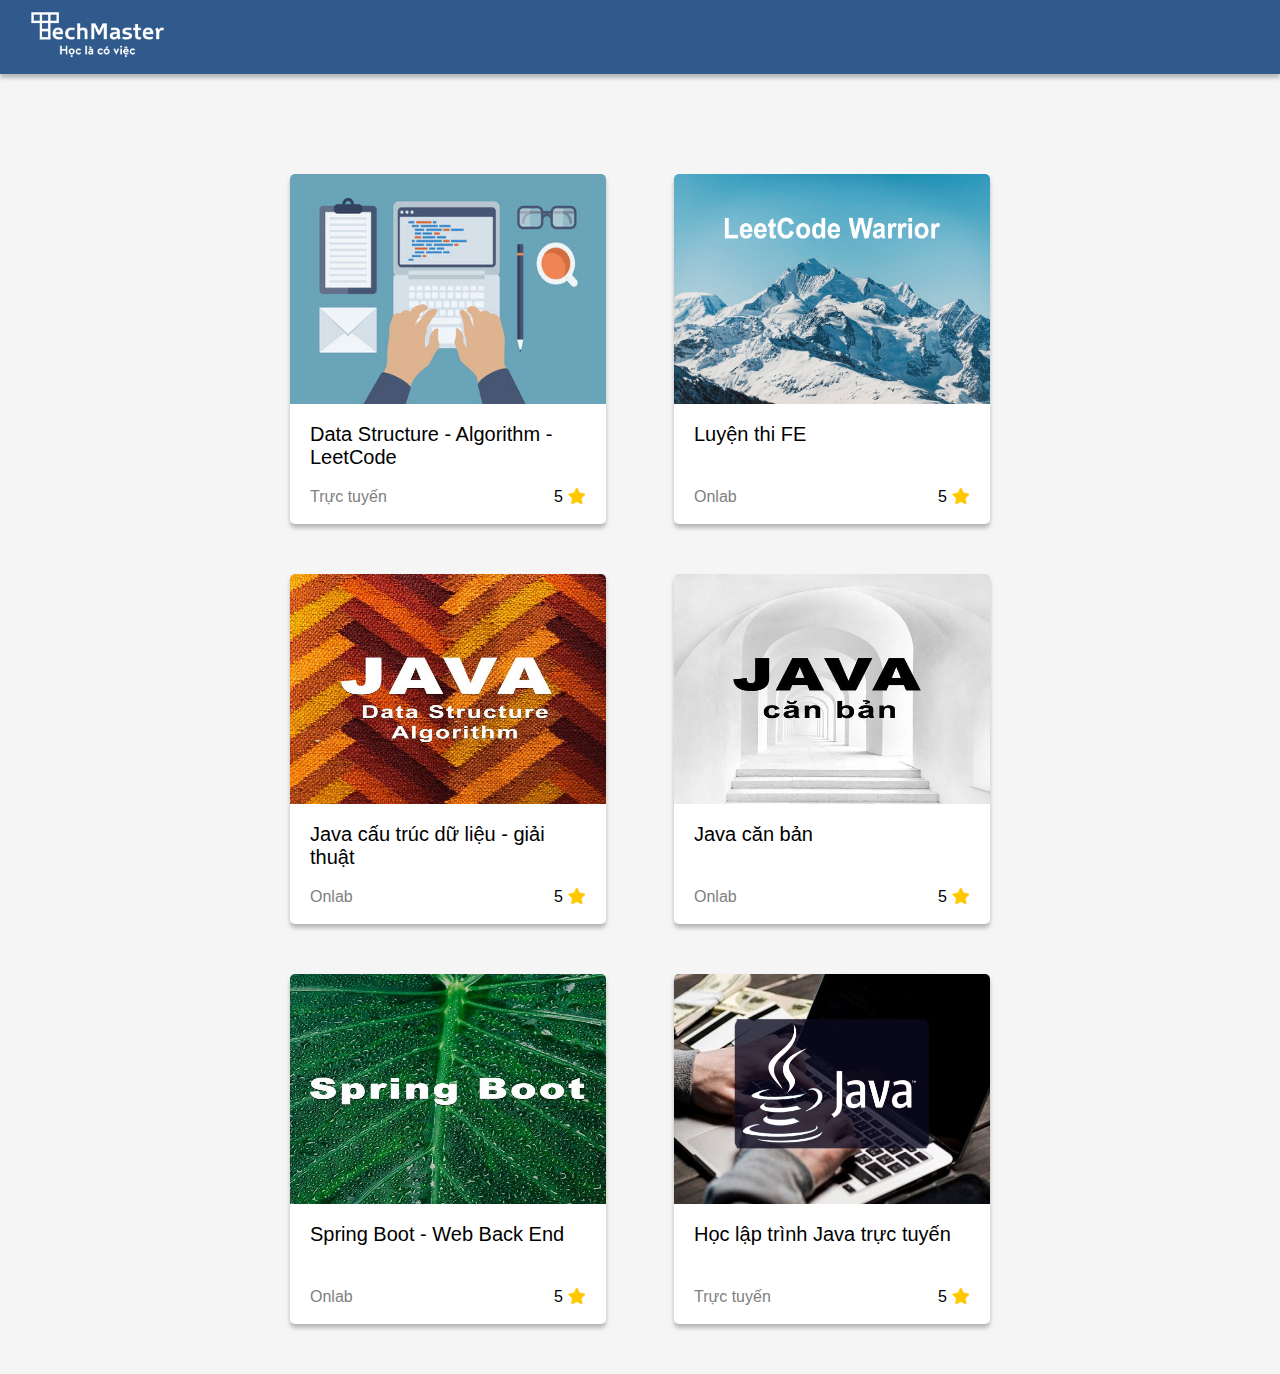
<file: index.html>
<!DOCTYPE html>
<html lang="en">

<head>
  <meta charset="UTF-8" />
  <meta name="viewport" content="width=device-width, initial-scale=1.0" />

  <!-- favicon, title -->
  <link rel="shortcut icon" type="image/ico" href="./assets/images/favicon.ico" />
  <title>Khóa học</title>

  <!-- import lib -->
  <link rel="stylesheet" href="./lib/fontawesome/css/brands.css" />
  <link rel="stylesheet" href="./lib/fontawesome/css/fontawesome.css" />
  <link rel="stylesheet" href="./lib/fontawesome/css/solid.css" />

  <!-- import style -->
  <link rel="stylesheet" href="./assets/css/style.css" />
</head>

<body>
  <!-- header -->
  <div class="header-style">
    <a href="https://techmaster.vn/" target="_blank">
      <img src="./assets/images/homeimage.png" alt="Trang chủ" />
    </a>
  </div>

  <!-- main -->
  <div class="space-with-content">

  </div>
  <div class="main-style">

    <!-- grid -->
    <div class="container">
      <div class="items-content">
        <a href="./course-detail.html" target="_blank">
          <div>
            <img src="./assets/images/DataStructure.jpg" alt="DataStructure">
          </div>
          <div>
            <p class="course-title">Data Structure - Algorithm - LeetCode</p>
          </div>
          <div class="course-detail">
            <p class="course-type">Trực tuyến</p>
            <p>5</p>
            <i class="fa-solid fa-star" style="color: #ffc800;"></i>
          </div>
        </a>
      </div>
      <div class="items-content">
        <a href="./course-detail.html" target="_blank">
          <div>
            <img src="./assets/images/leetcode.png" alt="leetcode">
          </div>
          <div>
            <p class="course-title">Luyện thi FE</p>
          </div>
          <div class="course-detail">
            <p class="course-type">Onlab</p>
            <p>5</p>
            <i class="fa-solid fa-star" style="color: #ffc800;"></i>
          </div>
        </a>
      </div>
      <div class="items-content">
        <a href="./course-detail.html" target="_blank">
          <div>
            <img src="./assets/images/JavaAlgo.jfif" alt="JavaAlgo">
          </div>
          <div>
            <p class="course-title">Java cấu trúc dữ liệu - giải thuật</p>
          </div>
          <div class="course-detail">
            <p class="course-type">Onlab</p>
            <p>5</p>
            <i class="fa-solid fa-star" style="color: #ffc800;"></i>
          </div>
        </a>
      </div>
      <div class="items-content">
        <a href="./course-detail.html" target="_blank">
          <div>
            <img src="./assets/images/Javabasic.jfif" alt="Javabasic">
          </div>
          <div>
            <p class="course-title">Java căn bản</p>
          </div>
          <div class="course-detail">
            <p class="course-type">Onlab</p>
            <p>5</p>
            <i class="fa-solid fa-star" style="color: #ffc800;"></i>
          </div>
        </a>
      </div>
      <div class="items-content">
        <a href="./course-detail.html" target="_blank">
          <div>
            <img src="./assets/images/Springboot.jfif" alt="Springboot">
          </div>
          <div>
            <p class="course-title">Spring Boot - Web Back End</p>
          </div>
          <div class="course-detail">
            <p class="course-type">Onlab</p>
            <p>5</p>
            <i class="fa-solid fa-star" style="color: #ffc800;"></i>
          </div>
        </a>
      </div>
      <div class="items-content">
        <a href="./course-detail.html" target="_blank">
          <div>
            <img src="./assets/images/JavaOnline.png" alt="JavaOnline">
          </div>
          <div>
            <p class="course-title">Học lập trình Java trực tuyến</p>
          </div>
          <div class="course-detail">
            <p class="course-type">Trực tuyến</p>
            <p>5</p>
            <i class="fa-solid fa-star" style="color: #ffc800;"></i>
          </div>
        </a>

      </div>
    </div>

  </div>

</body>

</html>
</file>
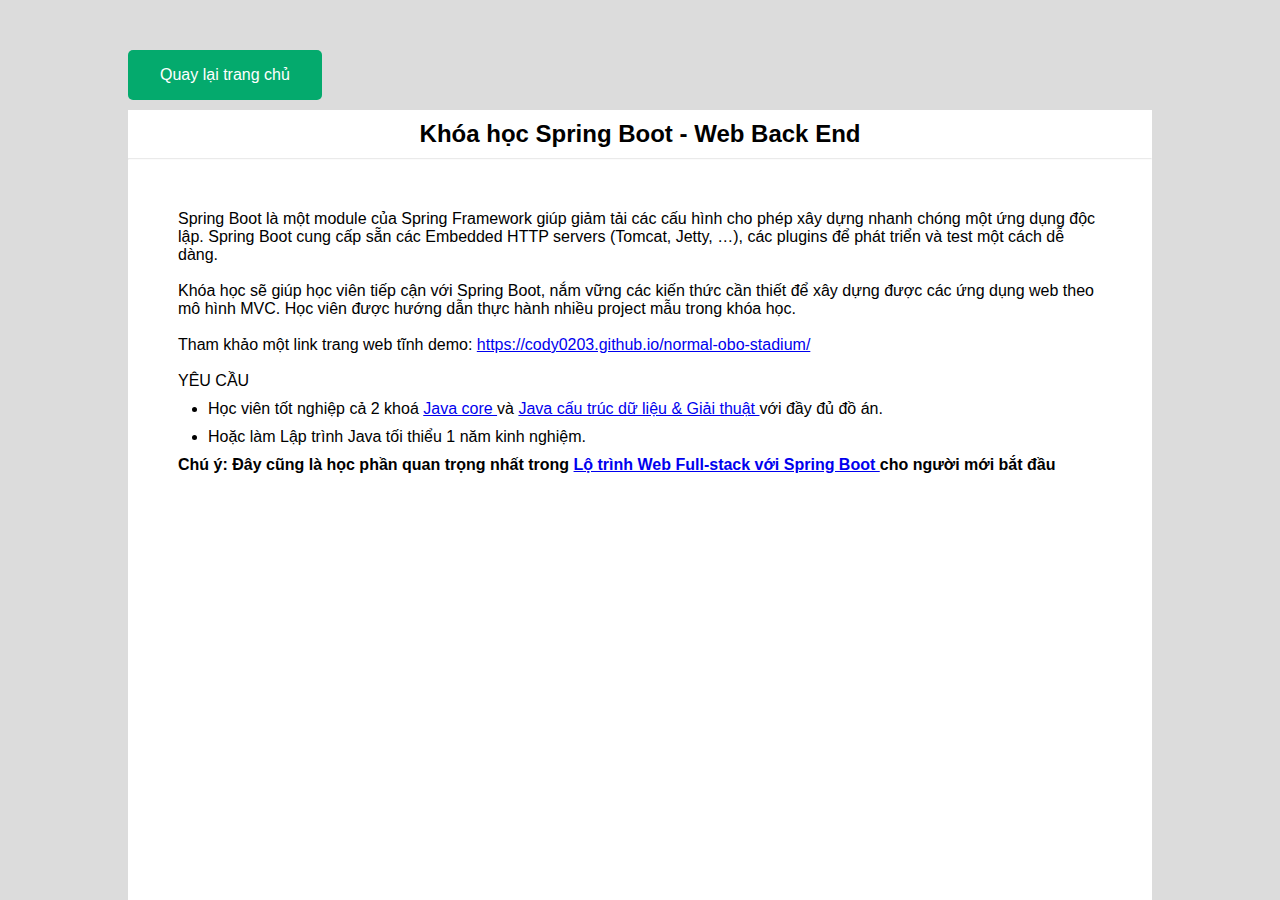
<file: course-detail.html>
<!DOCTYPE html>
<html lang="en">

<head>
    <meta charset="UTF-8">
    <meta name="viewport" content="width=device-width, initial-scale=1.0">
    <link rel="shortcut icon" type="image/ico" href="/assets/images/favicon.ico" />
    <title>Chi tiết khóa học</title>

    <link rel="stylesheet" href="./assets/css/course-detail.css">
</head>

<body>
    <div class="container">
        <div>
            <a href="./index.html">
                <input type="submit" value="Quay lại trang chủ">
            </a>
        </div>
        <div class="course-detail">
            <h2>Khóa học Spring Boot - Web Back End</h2>
            <hr>
            <div class="course-content">
                <p>
                    Spring Boot là một module của Spring Framework giúp giảm tải các cấu hình cho phép xây dựng nhanh
                    chóng một ứng dụng độc lập. Spring Boot cung cấp sẵn các Embedded HTTP servers (Tomcat, Jetty, …),
                    các plugins để phát triển và test một cách dễ dàng.
                </p>
                <br>
                <p>
                    Khóa học sẽ giúp học viên tiếp cận với Spring Boot, nắm vững các kiến thức cần thiết để xây dựng
                    được các ứng dụng web theo mô hình MVC. Học viên được hướng dẫn thực hành nhiều project mẫu trong
                    khóa học.
                </p>
                <br>
                <p>
                    Tham khảo một link trang web tĩnh demo:
                    <a href=" https://cody0203.github.io/normal-obo-stadium/" target="_blank">
                        https://cody0203.github.io/normal-obo-stadium/
                    </a>
                </p>
                <br>
                <p>YÊU CẦU</p>
                <ul>
                    <li>Học viên tốt nghiệp cả 2 khoá
                        <a href="https://techmaster.vn/course-detail/e2l/java-can-ban">Java core </a>và
                        <a href="https://techmaster.vn/course-detail/j79/java-cau-truc-du-lieu-giai-thuat"> Java cấu
                            trúc dữ liệu & Giải thuật
                        </a>
                        với đầy đủ đồ án.
                    </li>
                    <li>Hoặc làm Lập trình Java tối thiểu 1 năm kinh nghiệm.</li>
                </ul>
                <p><strong>Chú ý: Đây cũng là học phần quan trọng nhất trong
                        <a href="https://java.techmaster.vn/">
                            Lộ trình Web Full-stack với Spring Boot
                        </a>
                        cho người mới bắt đầu</strong></p>
            </div>
        </div>
    </div>
</body>

</html>
</file>
<file: assets/css/style.css>
* {
  margin: 0;
  padding: 0;
  box-sizing: border-box;
}
body {
  font-family: Roboto, sans-serif;
  font-size: 16px;
  background-color: whitesmoke;
}

/* Header */
.header-style {
  background-color: #30598c;
  box-shadow: 0 4px 4px 0 rgb(0 0 0 / 25%);
  padding: 10px 30px;
}
.header-style img {
  height: 50px;
}
.space-with-content {
  width: 100%;
  height: 100px;
}
/* Main */
.main-style {
  width: 100%;
  height: 100%;
  display: flex;
  flex-direction: column;
}
.container {
  display: flex;
  flex-wrap: wrap;
  justify-content: space-around;
  align-content: space-evenly;
  margin: auto;
  max-width: 60%;
}

.items-content {
  background-color: white;
  width: 316px;
  height: 350px;
  margin-bottom: 50px;
  box-shadow: 0 4px 4px 0 rgb(0 0 0 / 25%);
  border-radius: 5px;
  display: flex;
  flex-direction: column;
}
.items-content a {
  text-decoration: none;
  color: black;
}

.items-content img {
  width: 100%;
  height: 230px;
  border-radius: 5px 5px 0px 0px;
}
.course-title {
  font-size: 20px;
  margin: 15px 20px;
  height: 50px;
}
.course-detail {
  margin-right: 20px;
  display: flex;
  justify-content: flex-end;
}
.course-detail i {
  margin-left: 5px;
}

.course-type {
  flex-grow: 1;
  margin-left: 20px;
  color: gray;
}

/* Footer */
.footer-style {
  background-color: gainsboro;
  /* width: 100%; */
  height: 300px;
}
</file>
<file: assets/css/course-detail.css>
* {
  margin: 0;
  padding: 0;
  box-sizing: border-box;
}
body {
  font-family: Roboto, sans-serif;
  font-size: 16px;
  background-color: gainsboro;
}
h2 {
  margin: 10px;
}
.container {
  width: 80%;
  height: 900px;
  margin: auto;
  /* padding: 80px; */
  /* background-color: bisque; */
  display: flex;
  flex-direction: column;
}

div input {
  background-color: #04aa6d;
  font-size: 16px;
  border: none;
  color: white;
  margin-top: 50px;
  margin-bottom: 10px;
  padding: 16px 32px;
  /* text-decoration: none; */
  /* margin: 4px 2px; */
  cursor: pointer;
  border-radius: 5px;
}
div input:hover {
  background-color: darkcyan;
}

.course-detail {
  height: 100%;
  background-color: white;
}
.course-detail hr {
  opacity: 0.2;
}
.course-detail h2 {
  text-align: center;
}

.course-content {
  padding: 50px;
}
ul li {
  margin: 10px 30px;
}
</file>
<file: lib/fontawesome/css/brands.css>
/*!
 * Font Awesome Free 6.4.2 by @fontawesome - https://fontawesome.com
 * License - https://fontawesome.com/license/free (Icons: CC BY 4.0, Fonts: SIL OFL 1.1, Code: MIT License)
 * Copyright 2023 Fonticons, Inc.
 */
:root, :host {
  --fa-style-family-brands: 'Font Awesome 6 Brands';
  --fa-font-brands: normal 400 1em/1 'Font Awesome 6 Brands'; }

@font-face {
  font-family: 'Font Awesome 6 Brands';
  font-style: normal;
  font-weight: 400;
  font-display: block;
  src: url("../webfonts/fa-brands-400.woff2") format("woff2"), url("../webfonts/fa-brands-400.ttf") format("truetype"); }

.fab,
.fa-brands {
  font-weight: 400; }

.fa-monero:before {
  content: "\f3d0"; }

.fa-hooli:before {
  content: "\f427"; }

.fa-yelp:before {
  content: "\f1e9"; }

.fa-cc-visa:before {
  content: "\f1f0"; }

.fa-lastfm:before {
  content: "\f202"; }

.fa-shopware:before {
  content: "\f5b5"; }

.fa-creative-commons-nc:before {
  content: "\f4e8"; }

.fa-aws:before {
  content: "\f375"; }

.fa-redhat:before {
  content: "\f7bc"; }

.fa-yoast:before {
  content: "\f2b1"; }

.fa-cloudflare:before {
  content: "\e07d"; }

.fa-ups:before {
  content: "\f7e0"; }

.fa-wpexplorer:before {
  content: "\f2de"; }

.fa-dyalog:before {
  content: "\f399"; }

.fa-bity:before {
  content: "\f37a"; }

.fa-stackpath:before {
  content: "\f842"; }

.fa-buysellads:before {
  content: "\f20d"; }

.fa-first-order:before {
  content: "\f2b0"; }

.fa-modx:before {
  content: "\f285"; }

.fa-guilded:before {
  content: "\e07e"; }

.fa-vnv:before {
  content: "\f40b"; }

.fa-square-js:before {
  content: "\f3b9"; }

.fa-js-square:before {
  content: "\f3b9"; }

.fa-microsoft:before {
  content: "\f3ca"; }

.fa-qq:before {
  content: "\f1d6"; }

.fa-orcid:before {
  content: "\f8d2"; }

.fa-java:before {
  content: "\f4e4"; }

.fa-invision:before {
  content: "\f7b0"; }

.fa-creative-commons-pd-alt:before {
  content: "\f4ed"; }

.fa-centercode:before {
  content: "\f380"; }

.fa-glide-g:before {
  content: "\f2a6"; }

.fa-drupal:before {
  content: "\f1a9"; }

.fa-hire-a-helper:before {
  content: "\f3b0"; }

.fa-creative-commons-by:before {
  content: "\f4e7"; }

.fa-unity:before {
  content: "\e049"; }

.fa-whmcs:before {
  content: "\f40d"; }

.fa-rocketchat:before {
  content: "\f3e8"; }

.fa-vk:before {
  content: "\f189"; }

.fa-untappd:before {
  content: "\f405"; }

.fa-mailchimp:before {
  content: "\f59e"; }

.fa-css3-alt:before {
  content: "\f38b"; }

.fa-square-reddit:before {
  content: "\f1a2"; }

.fa-reddit-square:before {
  content: "\f1a2"; }

.fa-vimeo-v:before {
  content: "\f27d"; }

.fa-contao:before {
  content: "\f26d"; }

.fa-square-font-awesome:before {
  content: "\e5ad"; }

.fa-deskpro:before {
  content: "\f38f"; }

.fa-sistrix:before {
  content: "\f3ee"; }

.fa-square-instagram:before {
  content: "\e055"; }

.fa-instagram-square:before {
  content: "\e055"; }

.fa-battle-net:before {
  content: "\f835"; }

.fa-the-red-yeti:before {
  content: "\f69d"; }

.fa-square-hacker-news:before {
  content: "\f3af"; }

.fa-hacker-news-square:before {
  content: "\f3af"; }

.fa-edge:before {
  content: "\f282"; }

.fa-threads:before {
  content: "\e618"; }

.fa-napster:before {
  content: "\f3d2"; }

.fa-square-snapchat:before {
  content: "\f2ad"; }

.fa-snapchat-square:before {
  content: "\f2ad"; }

.fa-google-plus-g:before {
  content: "\f0d5"; }

.fa-artstation:before {
  content: "\f77a"; }

.fa-markdown:before {
  content: "\f60f"; }

.fa-sourcetree:before {
  content: "\f7d3"; }

.fa-google-plus:before {
  content: "\f2b3"; }

.fa-diaspora:before {
  content: "\f791"; }

.fa-foursquare:before {
  content: "\f180"; }

.fa-stack-overflow:before {
  content: "\f16c"; }

.fa-github-alt:before {
  content: "\f113"; }

.fa-phoenix-squadron:before {
  content: "\f511"; }

.fa-pagelines:before {
  content: "\f18c"; }

.fa-algolia:before {
  content: "\f36c"; }

.fa-red-river:before {
  content: "\f3e3"; }

.fa-creative-commons-sa:before {
  content: "\f4ef"; }

.fa-safari:before {
  content: "\f267"; }

.fa-google:before {
  content: "\f1a0"; }

.fa-square-font-awesome-stroke:before {
  content: "\f35c"; }

.fa-font-awesome-alt:before {
  content: "\f35c"; }

.fa-atlassian:before {
  content: "\f77b"; }

.fa-linkedin-in:before {
  content: "\f0e1"; }

.fa-digital-ocean:before {
  content: "\f391"; }

.fa-nimblr:before {
  content: "\f5a8"; }

.fa-chromecast:before {
  content: "\f838"; }

.fa-evernote:before {
  content: "\f839"; }

.fa-hacker-news:before {
  content: "\f1d4"; }

.fa-creative-commons-sampling:before {
  content: "\f4f0"; }

.fa-adversal:before {
  content: "\f36a"; }

.fa-creative-commons:before {
  content: "\f25e"; }

.fa-watchman-monitoring:before {
  content: "\e087"; }

.fa-fonticons:before {
  content: "\f280"; }

.fa-weixin:before {
  content: "\f1d7"; }

.fa-shirtsinbulk:before {
  content: "\f214"; }

.fa-codepen:before {
  content: "\f1cb"; }

.fa-git-alt:before {
  content: "\f841"; }

.fa-lyft:before {
  content: "\f3c3"; }

.fa-rev:before {
  content: "\f5b2"; }

.fa-windows:before {
  content: "\f17a"; }

.fa-wizards-of-the-coast:before {
  content: "\f730"; }

.fa-square-viadeo:before {
  content: "\f2aa"; }

.fa-viadeo-square:before {
  content: "\f2aa"; }

.fa-meetup:before {
  content: "\f2e0"; }

.fa-centos:before {
  content: "\f789"; }

.fa-adn:before {
  content: "\f170"; }

.fa-cloudsmith:before {
  content: "\f384"; }

.fa-pied-piper-alt:before {
  content: "\f1a8"; }

.fa-square-dribbble:before {
  content: "\f397"; }

.fa-dribbble-square:before {
  content: "\f397"; }

.fa-codiepie:before {
  content: "\f284"; }

.fa-node:before {
  content: "\f419"; }

.fa-mix:before {
  content: "\f3cb"; }

.fa-steam:before {
  content: "\f1b6"; }

.fa-cc-apple-pay:before {
  content: "\f416"; }

.fa-scribd:before {
  content: "\f28a"; }

.fa-debian:before {
  content: "\e60b"; }

.fa-openid:before {
  content: "\f19b"; }

.fa-instalod:before {
  content: "\e081"; }

.fa-expeditedssl:before {
  content: "\f23e"; }

.fa-sellcast:before {
  content: "\f2da"; }

.fa-square-twitter:before {
  content: "\f081"; }

.fa-twitter-square:before {
  content: "\f081"; }

.fa-r-project:before {
  content: "\f4f7"; }

.fa-delicious:before {
  content: "\f1a5"; }

.fa-freebsd:before {
  content: "\f3a4"; }

.fa-vuejs:before {
  content: "\f41f"; }

.fa-accusoft:before {
  content: "\f369"; }

.fa-ioxhost:before {
  content: "\f208"; }

.fa-fonticons-fi:before {
  content: "\f3a2"; }

.fa-app-store:before {
  content: "\f36f"; }

.fa-cc-mastercard:before {
  content: "\f1f1"; }

.fa-itunes-note:before {
  content: "\f3b5"; }

.fa-golang:before {
  content: "\e40f"; }

.fa-kickstarter:before {
  content: "\f3bb"; }

.fa-grav:before {
  content: "\f2d6"; }

.fa-weibo:before {
  content: "\f18a"; }

.fa-uncharted:before {
  content: "\e084"; }

.fa-firstdraft:before {
  content: "\f3a1"; }

.fa-square-youtube:before {
  content: "\f431"; }

.fa-youtube-square:before {
  content: "\f431"; }

.fa-wikipedia-w:before {
  content: "\f266"; }

.fa-wpressr:before {
  content: "\f3e4"; }

.fa-rendact:before {
  content: "\f3e4"; }

.fa-angellist:before {
  content: "\f209"; }

.fa-galactic-republic:before {
  content: "\f50c"; }

.fa-nfc-directional:before {
  content: "\e530"; }

.fa-skype:before {
  content: "\f17e"; }

.fa-joget:before {
  content: "\f3b7"; }

.fa-fedora:before {
  content: "\f798"; }

.fa-stripe-s:before {
  content: "\f42a"; }

.fa-meta:before {
  content: "\e49b"; }

.fa-laravel:before {
  content: "\f3bd"; }

.fa-hotjar:before {
  content: "\f3b1"; }

.fa-bluetooth-b:before {
  content: "\f294"; }

.fa-sticker-mule:before {
  content: "\f3f7"; }

.fa-creative-commons-zero:before {
  content: "\f4f3"; }

.fa-hips:before {
  content: "\f452"; }

.fa-behance:before {
  content: "\f1b4"; }

.fa-reddit:before {
  content: "\f1a1"; }

.fa-discord:before {
  content: "\f392"; }

.fa-chrome:before {
  content: "\f268"; }

.fa-app-store-ios:before {
  content: "\f370"; }

.fa-cc-discover:before {
  content: "\f1f2"; }

.fa-wpbeginner:before {
  content: "\f297"; }

.fa-confluence:before {
  content: "\f78d"; }

.fa-mdb:before {
  content: "\f8ca"; }

.fa-dochub:before {
  content: "\f394"; }

.fa-accessible-icon:before {
  content: "\f368"; }

.fa-ebay:before {
  content: "\f4f4"; }

.fa-amazon:before {
  content: "\f270"; }

.fa-unsplash:before {
  content: "\e07c"; }

.fa-yarn:before {
  content: "\f7e3"; }

.fa-square-steam:before {
  content: "\f1b7"; }

.fa-steam-square:before {
  content: "\f1b7"; }

.fa-500px:before {
  content: "\f26e"; }

.fa-square-vimeo:before {
  content: "\f194"; }

.fa-vimeo-square:before {
  content: "\f194"; }

.fa-asymmetrik:before {
  content: "\f372"; }

.fa-font-awesome:before {
  content: "\f2b4"; }

.fa-font-awesome-flag:before {
  content: "\f2b4"; }

.fa-font-awesome-logo-full:before {
  content: "\f2b4"; }

.fa-gratipay:before {
  content: "\f184"; }

.fa-apple:before {
  content: "\f179"; }

.fa-hive:before {
  content: "\e07f"; }

.fa-gitkraken:before {
  content: "\f3a6"; }

.fa-keybase:before {
  content: "\f4f5"; }

.fa-apple-pay:before {
  content: "\f415"; }

.fa-padlet:before {
  content: "\e4a0"; }

.fa-amazon-pay:before {
  content: "\f42c"; }

.fa-square-github:before {
  content: "\f092"; }

.fa-github-square:before {
  content: "\f092"; }

.fa-stumbleupon:before {
  content: "\f1a4"; }

.fa-fedex:before {
  content: "\f797"; }

.fa-phoenix-framework:before {
  content: "\f3dc"; }

.fa-shopify:before {
  content: "\e057"; }

.fa-neos:before {
  content: "\f612"; }

.fa-square-threads:before {
  content: "\e619"; }

.fa-hackerrank:before {
  content: "\f5f7"; }

.fa-researchgate:before {
  content: "\f4f8"; }

.fa-swift:before {
  content: "\f8e1"; }

.fa-angular:before {
  content: "\f420"; }

.fa-speakap:before {
  content: "\f3f3"; }

.fa-angrycreative:before {
  content: "\f36e"; }

.fa-y-combinator:before {
  content: "\f23b"; }

.fa-empire:before {
  content: "\f1d1"; }

.fa-envira:before {
  content: "\f299"; }

.fa-square-gitlab:before {
  content: "\e5ae"; }

.fa-gitlab-square:before {
  content: "\e5ae"; }

.fa-studiovinari:before {
  content: "\f3f8"; }

.fa-pied-piper:before {
  content: "\f2ae"; }

.fa-wordpress:before {
  content: "\f19a"; }

.fa-product-hunt:before {
  content: "\f288"; }

.fa-firefox:before {
  content: "\f269"; }

.fa-linode:before {
  content: "\f2b8"; }

.fa-goodreads:before {
  content: "\f3a8"; }

.fa-square-odnoklassniki:before {
  content: "\f264"; }

.fa-odnoklassniki-square:before {
  content: "\f264"; }

.fa-jsfiddle:before {
  content: "\f1cc"; }

.fa-sith:before {
  content: "\f512"; }

.fa-themeisle:before {
  content: "\f2b2"; }

.fa-page4:before {
  content: "\f3d7"; }

.fa-hashnode:before {
  content: "\e499"; }

.fa-react:before {
  content: "\f41b"; }

.fa-cc-paypal:before {
  content: "\f1f4"; }

.fa-squarespace:before {
  content: "\f5be"; }

.fa-cc-stripe:before {
  content: "\f1f5"; }

.fa-creative-commons-share:before {
  content: "\f4f2"; }

.fa-bitcoin:before {
  content: "\f379"; }

.fa-keycdn:before {
  content: "\f3ba"; }

.fa-opera:before {
  content: "\f26a"; }

.fa-itch-io:before {
  content: "\f83a"; }

.fa-umbraco:before {
  content: "\f8e8"; }

.fa-galactic-senate:before {
  content: "\f50d"; }

.fa-ubuntu:before {
  content: "\f7df"; }

.fa-draft2digital:before {
  content: "\f396"; }

.fa-stripe:before {
  content: "\f429"; }

.fa-houzz:before {
  content: "\f27c"; }

.fa-gg:before {
  content: "\f260"; }

.fa-dhl:before {
  content: "\f790"; }

.fa-square-pinterest:before {
  content: "\f0d3"; }

.fa-pinterest-square:before {
  content: "\f0d3"; }

.fa-xing:before {
  content: "\f168"; }

.fa-blackberry:before {
  content: "\f37b"; }

.fa-creative-commons-pd:before {
  content: "\f4ec"; }

.fa-playstation:before {
  content: "\f3df"; }

.fa-quinscape:before {
  content: "\f459"; }

.fa-less:before {
  content: "\f41d"; }

.fa-blogger-b:before {
  content: "\f37d"; }

.fa-opencart:before {
  content: "\f23d"; }

.fa-vine:before {
  content: "\f1ca"; }

.fa-paypal:before {
  content: "\f1ed"; }

.fa-gitlab:before {
  content: "\f296"; }

.fa-typo3:before {
  content: "\f42b"; }

.fa-reddit-alien:before {
  content: "\f281"; }

.fa-yahoo:before {
  content: "\f19e"; }

.fa-dailymotion:before {
  content: "\e052"; }

.fa-affiliatetheme:before {
  content: "\f36b"; }

.fa-pied-piper-pp:before {
  content: "\f1a7"; }

.fa-bootstrap:before {
  content: "\f836"; }

.fa-odnoklassniki:before {
  content: "\f263"; }

.fa-nfc-symbol:before {
  content: "\e531"; }

.fa-ethereum:before {
  content: "\f42e"; }

.fa-speaker-deck:before {
  content: "\f83c"; }

.fa-creative-commons-nc-eu:before {
  content: "\f4e9"; }

.fa-patreon:before {
  content: "\f3d9"; }

.fa-avianex:before {
  content: "\f374"; }

.fa-ello:before {
  content: "\f5f1"; }

.fa-gofore:before {
  content: "\f3a7"; }

.fa-bimobject:before {
  content: "\f378"; }

.fa-facebook-f:before {
  content: "\f39e"; }

.fa-square-google-plus:before {
  content: "\f0d4"; }

.fa-google-plus-square:before {
  content: "\f0d4"; }

.fa-mandalorian:before {
  content: "\f50f"; }

.fa-first-order-alt:before {
  content: "\f50a"; }

.fa-osi:before {
  content: "\f41a"; }

.fa-google-wallet:before {
  content: "\f1ee"; }

.fa-d-and-d-beyond:before {
  content: "\f6ca"; }

.fa-periscope:before {
  content: "\f3da"; }

.fa-fulcrum:before {
  content: "\f50b"; }

.fa-cloudscale:before {
  content: "\f383"; }

.fa-forumbee:before {
  content: "\f211"; }

.fa-mizuni:before {
  content: "\f3cc"; }

.fa-schlix:before {
  content: "\f3ea"; }

.fa-square-xing:before {
  content: "\f169"; }

.fa-xing-square:before {
  content: "\f169"; }

.fa-bandcamp:before {
  content: "\f2d5"; }

.fa-wpforms:before {
  content: "\f298"; }

.fa-cloudversify:before {
  content: "\f385"; }

.fa-usps:before {
  content: "\f7e1"; }

.fa-megaport:before {
  content: "\f5a3"; }

.fa-magento:before {
  content: "\f3c4"; }

.fa-spotify:before {
  content: "\f1bc"; }

.fa-optin-monster:before {
  content: "\f23c"; }

.fa-fly:before {
  content: "\f417"; }

.fa-aviato:before {
  content: "\f421"; }

.fa-itunes:before {
  content: "\f3b4"; }

.fa-cuttlefish:before {
  content: "\f38c"; }

.fa-blogger:before {
  content: "\f37c"; }

.fa-flickr:before {
  content: "\f16e"; }

.fa-viber:before {
  content: "\f409"; }

.fa-soundcloud:before {
  content: "\f1be"; }

.fa-digg:before {
  content: "\f1a6"; }

.fa-tencent-weibo:before {
  content: "\f1d5"; }

.fa-symfony:before {
  content: "\f83d"; }

.fa-maxcdn:before {
  content: "\f136"; }

.fa-etsy:before {
  content: "\f2d7"; }

.fa-facebook-messenger:before {
  content: "\f39f"; }

.fa-audible:before {
  content: "\f373"; }

.fa-think-peaks:before {
  content: "\f731"; }

.fa-bilibili:before {
  content: "\e3d9"; }

.fa-erlang:before {
  content: "\f39d"; }

.fa-x-twitter:before {
  content: "\e61b"; }

.fa-cotton-bureau:before {
  content: "\f89e"; }

.fa-dashcube:before {
  content: "\f210"; }

.fa-42-group:before {
  content: "\e080"; }

.fa-innosoft:before {
  content: "\e080"; }

.fa-stack-exchange:before {
  content: "\f18d"; }

.fa-elementor:before {
  content: "\f430"; }

.fa-square-pied-piper:before {
  content: "\e01e"; }

.fa-pied-piper-square:before {
  content: "\e01e"; }

.fa-creative-commons-nd:before {
  content: "\f4eb"; }

.fa-palfed:before {
  content: "\f3d8"; }

.fa-superpowers:before {
  content: "\f2dd"; }

.fa-resolving:before {
  content: "\f3e7"; }

.fa-xbox:before {
  content: "\f412"; }

.fa-searchengin:before {
  content: "\f3eb"; }

.fa-tiktok:before {
  content: "\e07b"; }

.fa-square-facebook:before {
  content: "\f082"; }

.fa-facebook-square:before {
  content: "\f082"; }

.fa-renren:before {
  content: "\f18b"; }

.fa-linux:before {
  content: "\f17c"; }

.fa-glide:before {
  content: "\f2a5"; }

.fa-linkedin:before {
  content: "\f08c"; }

.fa-hubspot:before {
  content: "\f3b2"; }

.fa-deploydog:before {
  content: "\f38e"; }

.fa-twitch:before {
  content: "\f1e8"; }

.fa-ravelry:before {
  content: "\f2d9"; }

.fa-mixer:before {
  content: "\e056"; }

.fa-square-lastfm:before {
  content: "\f203"; }

.fa-lastfm-square:before {
  content: "\f203"; }

.fa-vimeo:before {
  content: "\f40a"; }

.fa-mendeley:before {
  content: "\f7b3"; }

.fa-uniregistry:before {
  content: "\f404"; }

.fa-figma:before {
  content: "\f799"; }

.fa-creative-commons-remix:before {
  content: "\f4ee"; }

.fa-cc-amazon-pay:before {
  content: "\f42d"; }

.fa-dropbox:before {
  content: "\f16b"; }

.fa-instagram:before {
  content: "\f16d"; }

.fa-cmplid:before {
  content: "\e360"; }

.fa-facebook:before {
  content: "\f09a"; }

.fa-gripfire:before {
  content: "\f3ac"; }

.fa-jedi-order:before {
  content: "\f50e"; }

.fa-uikit:before {
  content: "\f403"; }

.fa-fort-awesome-alt:before {
  content: "\f3a3"; }

.fa-phabricator:before {
  content: "\f3db"; }

.fa-ussunnah:before {
  content: "\f407"; }

.fa-earlybirds:before {
  content: "\f39a"; }

.fa-trade-federation:before {
  content: "\f513"; }

.fa-autoprefixer:before {
  content: "\f41c"; }

.fa-whatsapp:before {
  content: "\f232"; }

.fa-slideshare:before {
  content: "\f1e7"; }

.fa-google-play:before {
  content: "\f3ab"; }

.fa-viadeo:before {
  content: "\f2a9"; }

.fa-line:before {
  content: "\f3c0"; }

.fa-google-drive:before {
  content: "\f3aa"; }

.fa-servicestack:before {
  content: "\f3ec"; }

.fa-simplybuilt:before {
  content: "\f215"; }

.fa-bitbucket:before {
  content: "\f171"; }

.fa-imdb:before {
  content: "\f2d8"; }

.fa-deezer:before {
  content: "\e077"; }

.fa-raspberry-pi:before {
  content: "\f7bb"; }

.fa-jira:before {
  content: "\f7b1"; }

.fa-docker:before {
  content: "\f395"; }

.fa-screenpal:before {
  content: "\e570"; }

.fa-bluetooth:before {
  content: "\f293"; }

.fa-gitter:before {
  content: "\f426"; }

.fa-d-and-d:before {
  content: "\f38d"; }

.fa-microblog:before {
  content: "\e01a"; }

.fa-cc-diners-club:before {
  content: "\f24c"; }

.fa-gg-circle:before {
  content: "\f261"; }

.fa-pied-piper-hat:before {
  content: "\f4e5"; }

.fa-kickstarter-k:before {
  content: "\f3bc"; }

.fa-yandex:before {
  content: "\f413"; }

.fa-readme:before {
  content: "\f4d5"; }

.fa-html5:before {
  content: "\f13b"; }

.fa-sellsy:before {
  content: "\f213"; }

.fa-sass:before {
  content: "\f41e"; }

.fa-wirsindhandwerk:before {
  content: "\e2d0"; }

.fa-wsh:before {
  content: "\e2d0"; }

.fa-buromobelexperte:before {
  content: "\f37f"; }

.fa-salesforce:before {
  content: "\f83b"; }

.fa-octopus-deploy:before {
  content: "\e082"; }

.fa-medapps:before {
  content: "\f3c6"; }

.fa-ns8:before {
  content: "\f3d5"; }

.fa-pinterest-p:before {
  content: "\f231"; }

.fa-apper:before {
  content: "\f371"; }

.fa-fort-awesome:before {
  content: "\f286"; }

.fa-waze:before {
  content: "\f83f"; }

.fa-cc-jcb:before {
  content: "\f24b"; }

.fa-snapchat:before {
  content: "\f2ab"; }

.fa-snapchat-ghost:before {
  content: "\f2ab"; }

.fa-fantasy-flight-games:before {
  content: "\f6dc"; }

.fa-rust:before {
  content: "\e07a"; }

.fa-wix:before {
  content: "\f5cf"; }

.fa-square-behance:before {
  content: "\f1b5"; }

.fa-behance-square:before {
  content: "\f1b5"; }

.fa-supple:before {
  content: "\f3f9"; }

.fa-rebel:before {
  content: "\f1d0"; }

.fa-css3:before {
  content: "\f13c"; }

.fa-staylinked:before {
  content: "\f3f5"; }

.fa-kaggle:before {
  content: "\f5fa"; }

.fa-space-awesome:before {
  content: "\e5ac"; }

.fa-deviantart:before {
  content: "\f1bd"; }

.fa-cpanel:before {
  content: "\f388"; }

.fa-goodreads-g:before {
  content: "\f3a9"; }

.fa-square-git:before {
  content: "\f1d2"; }

.fa-git-square:before {
  content: "\f1d2"; }

.fa-square-tumblr:before {
  content: "\f174"; }

.fa-tumblr-square:before {
  content: "\f174"; }

.fa-trello:before {
  content: "\f181"; }

.fa-creative-commons-nc-jp:before {
  content: "\f4ea"; }

.fa-get-pocket:before {
  content: "\f265"; }

.fa-perbyte:before {
  content: "\e083"; }

.fa-grunt:before {
  content: "\f3ad"; }

.fa-weebly:before {
  content: "\f5cc"; }

.fa-connectdevelop:before {
  content: "\f20e"; }

.fa-leanpub:before {
  content: "\f212"; }

.fa-black-tie:before {
  content: "\f27e"; }

.fa-themeco:before {
  content: "\f5c6"; }

.fa-python:before {
  content: "\f3e2"; }

.fa-android:before {
  content: "\f17b"; }

.fa-bots:before {
  content: "\e340"; }

.fa-free-code-camp:before {
  content: "\f2c5"; }

.fa-hornbill:before {
  content: "\f592"; }

.fa-js:before {
  content: "\f3b8"; }

.fa-ideal:before {
  content: "\e013"; }

.fa-git:before {
  content: "\f1d3"; }

.fa-dev:before {
  content: "\f6cc"; }

.fa-sketch:before {
  content: "\f7c6"; }

.fa-yandex-international:before {
  content: "\f414"; }

.fa-cc-amex:before {
  content: "\f1f3"; }

.fa-uber:before {
  content: "\f402"; }

.fa-github:before {
  content: "\f09b"; }

.fa-php:before {
  content: "\f457"; }

.fa-alipay:before {
  content: "\f642"; }

.fa-youtube:before {
  content: "\f167"; }

.fa-skyatlas:before {
  content: "\f216"; }

.fa-firefox-browser:before {
  content: "\e007"; }

.fa-replyd:before {
  content: "\f3e6"; }

.fa-suse:before {
  content: "\f7d6"; }

.fa-jenkins:before {
  content: "\f3b6"; }

.fa-twitter:before {
  content: "\f099"; }

.fa-rockrms:before {
  content: "\f3e9"; }

.fa-pinterest:before {
  content: "\f0d2"; }

.fa-buffer:before {
  content: "\f837"; }

.fa-npm:before {
  content: "\f3d4"; }

.fa-yammer:before {
  content: "\f840"; }

.fa-btc:before {
  content: "\f15a"; }

.fa-dribbble:before {
  content: "\f17d"; }

.fa-stumbleupon-circle:before {
  content: "\f1a3"; }

.fa-internet-explorer:before {
  content: "\f26b"; }

.fa-stubber:before {
  content: "\e5c7"; }

.fa-telegram:before {
  content: "\f2c6"; }

.fa-telegram-plane:before {
  content: "\f2c6"; }

.fa-old-republic:before {
  content: "\f510"; }

.fa-odysee:before {
  content: "\e5c6"; }

.fa-square-whatsapp:before {
  content: "\f40c"; }

.fa-whatsapp-square:before {
  content: "\f40c"; }

.fa-node-js:before {
  content: "\f3d3"; }

.fa-edge-legacy:before {
  content: "\e078"; }

.fa-slack:before {
  content: "\f198"; }

.fa-slack-hash:before {
  content: "\f198"; }

.fa-medrt:before {
  content: "\f3c8"; }

.fa-usb:before {
  content: "\f287"; }

.fa-tumblr:before {
  content: "\f173"; }

.fa-vaadin:before {
  content: "\f408"; }

.fa-quora:before {
  content: "\f2c4"; }

.fa-square-x-twitter:before {
  content: "\e61a"; }

.fa-reacteurope:before {
  content: "\f75d"; }

.fa-medium:before {
  content: "\f23a"; }

.fa-medium-m:before {
  content: "\f23a"; }

.fa-amilia:before {
  content: "\f36d"; }

.fa-mixcloud:before {
  content: "\f289"; }

.fa-flipboard:before {
  content: "\f44d"; }

.fa-viacoin:before {
  content: "\f237"; }

.fa-critical-role:before {
  content: "\f6c9"; }

.fa-sitrox:before {
  content: "\e44a"; }

.fa-discourse:before {
  content: "\f393"; }

.fa-joomla:before {
  content: "\f1aa"; }

.fa-mastodon:before {
  content: "\f4f6"; }

.fa-airbnb:before {
  content: "\f834"; }

.fa-wolf-pack-battalion:before {
  content: "\f514"; }

.fa-buy-n-large:before {
  content: "\f8a6"; }

.fa-gulp:before {
  content: "\f3ae"; }

.fa-creative-commons-sampling-plus:before {
  content: "\f4f1"; }

.fa-strava:before {
  content: "\f428"; }

.fa-ember:before {
  content: "\f423"; }

.fa-canadian-maple-leaf:before {
  content: "\f785"; }

.fa-teamspeak:before {
  content: "\f4f9"; }

.fa-pushed:before {
  content: "\f3e1"; }

.fa-wordpress-simple:before {
  content: "\f411"; }

.fa-nutritionix:before {
  content: "\f3d6"; }

.fa-wodu:before {
  content: "\e088"; }

.fa-google-pay:before {
  content: "\e079"; }

.fa-intercom:before {
  content: "\f7af"; }

.fa-zhihu:before {
  content: "\f63f"; }

.fa-korvue:before {
  content: "\f42f"; }

.fa-pix:before {
  content: "\e43a"; }

.fa-steam-symbol:before {
  content: "\f3f6"; }
</file>
<file: lib/fontawesome/css/solid.css>
/*!
 * Font Awesome Free 6.4.2 by @fontawesome - https://fontawesome.com
 * License - https://fontawesome.com/license/free (Icons: CC BY 4.0, Fonts: SIL OFL 1.1, Code: MIT License)
 * Copyright 2023 Fonticons, Inc.
 */
:root, :host {
  --fa-style-family-classic: 'Font Awesome 6 Free';
  --fa-font-solid: normal 900 1em/1 'Font Awesome 6 Free'; }

@font-face {
  font-family: 'Font Awesome 6 Free';
  font-style: normal;
  font-weight: 900;
  font-display: block;
  src: url("../webfonts/fa-solid-900.woff2") format("woff2"), url("../webfonts/fa-solid-900.ttf") format("truetype"); }

.fas,
.fa-solid {
  font-weight: 900; }
</file>
